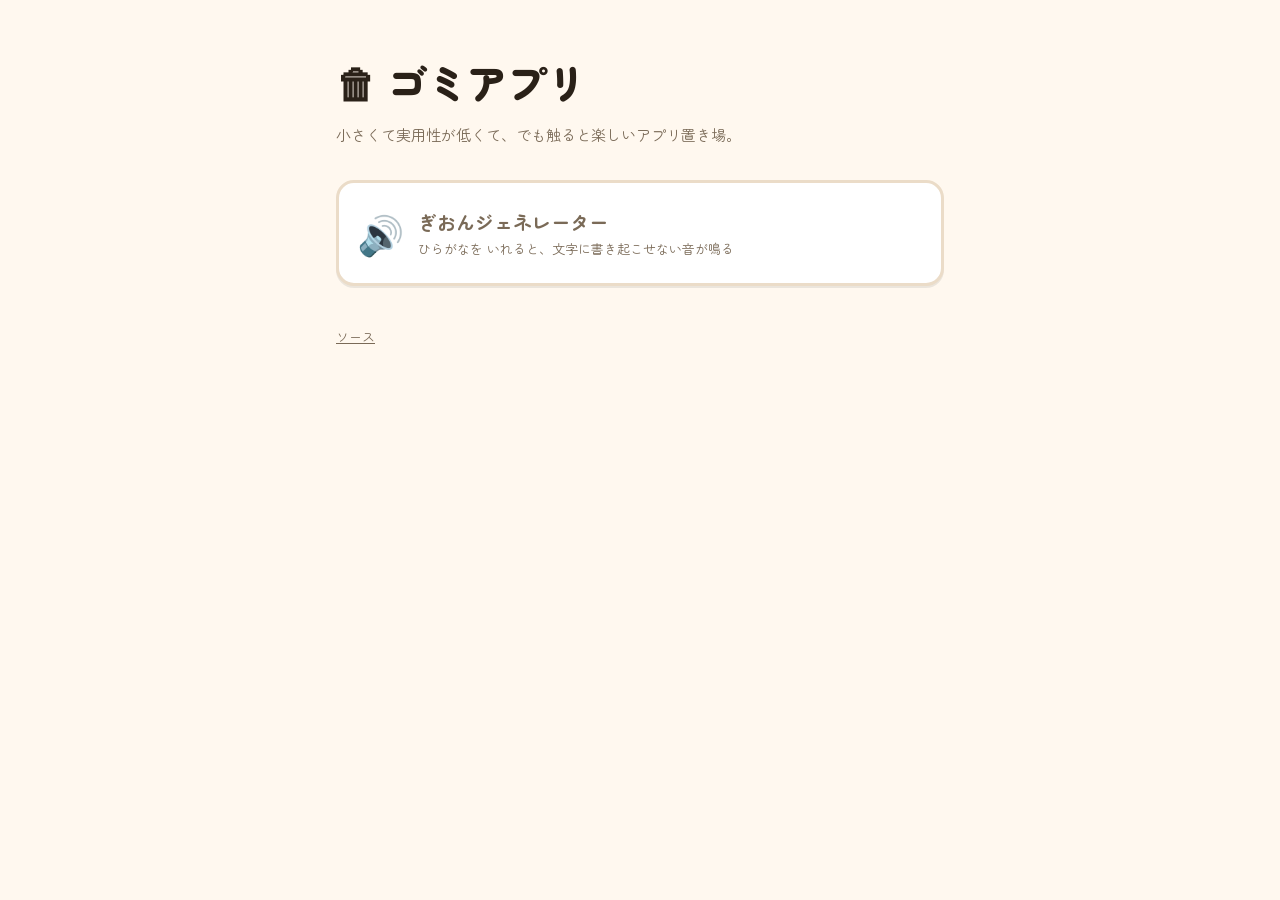
<file: index.html>
<!doctype html>
<html lang="ja">
<head>
<meta charset="utf-8">
<meta name="viewport" content="width=device-width, initial-scale=1, viewport-fit=cover">
<link rel="icon" href="data:image/svg+xml,%3Csvg xmlns=%22http://www.w3.org/2000/svg%22 viewBox=%220 0 100 100%22%3E%3Ctext y=%22.9em%22 font-size=%2290%22%3E🗑%3C/text%3E%3C/svg%3E">
<title>ゴミアプリ</title>
<meta name="description" content="小さくて実用性が低くて、でも触ると楽しいアプリ置き場。">
<link rel="stylesheet" href="https://fonts.googleapis.com/css2?family=Zen+Maru+Gothic:wght@400;700;900&display=swap">
<style>
:root{--bg:#FFF8EF;--surface:#fff;--ink:#2A2118;--muted:#7A6A57;--line:#EBDCC8;--accent:#E8542F}
@media (prefers-color-scheme:dark){:root:not([data-theme="light"]){
  --bg:#18120C;--surface:#241B12;--ink:#F6ECE0;--muted:#B39D84;--line:#3A2C1E;--accent:#FF7A55}}
:root[data-theme="dark"]{--bg:#18120C;--surface:#241B12;--ink:#F6ECE0;--muted:#B39D84;--line:#3A2C1E;--accent:#FF7A55}
*{box-sizing:border-box}
body{margin:0;background:var(--bg);color:var(--ink);
  font-family:"Zen Maru Gothic","Hiragino Maru Gothic ProN",-apple-system,sans-serif;line-height:1.7}
.wrap{max-width:640px;margin:0 auto;padding-inline:16px;padding-block:48px}
h1{font-size:clamp(28px,7vw,40px);margin:0 0 6px;font-weight:900}
.sub{color:var(--muted);margin:0 0 32px;font-size:15px}
a.card{display:flex;gap:14px;align-items:center;text-decoration:none;color:inherit;
  background:var(--surface);border:3px solid var(--line);border-radius:18px;padding:18px;
  box-shadow:0 2px 0 rgba(0,0,0,.08);margin-bottom:12px}
a.card:hover{border-color:var(--accent)}
a.card .e{font-size:38px}
a.card b{display:block;font-size:19px}
a.card span{font-size:13px;color:var(--muted)}
footer{margin-top:40px;font-size:13px;color:var(--muted)}
footer a{color:var(--muted)}
</style>
</head>
<body>
<div class="wrap">
  <h1>🗑 ゴミアプリ</h1>
  <p class="sub">小さくて実用性が低くて、でも触ると楽しいアプリ置き場。</p>

  <a class="card" href="apps/giongen/">
    <span class="e">🔊</span>
    <span><b>ぎおんジェネレーター</b>
    <span>ひらがなを いれると、文字に書き起こせない音が鳴る</span></span>
  </a>

  <footer>
    <a href="https://github.com/sannkonn-cmyk/gomi_app">ソース</a>
  </footer>
</div>
</body>
</html>
</file>
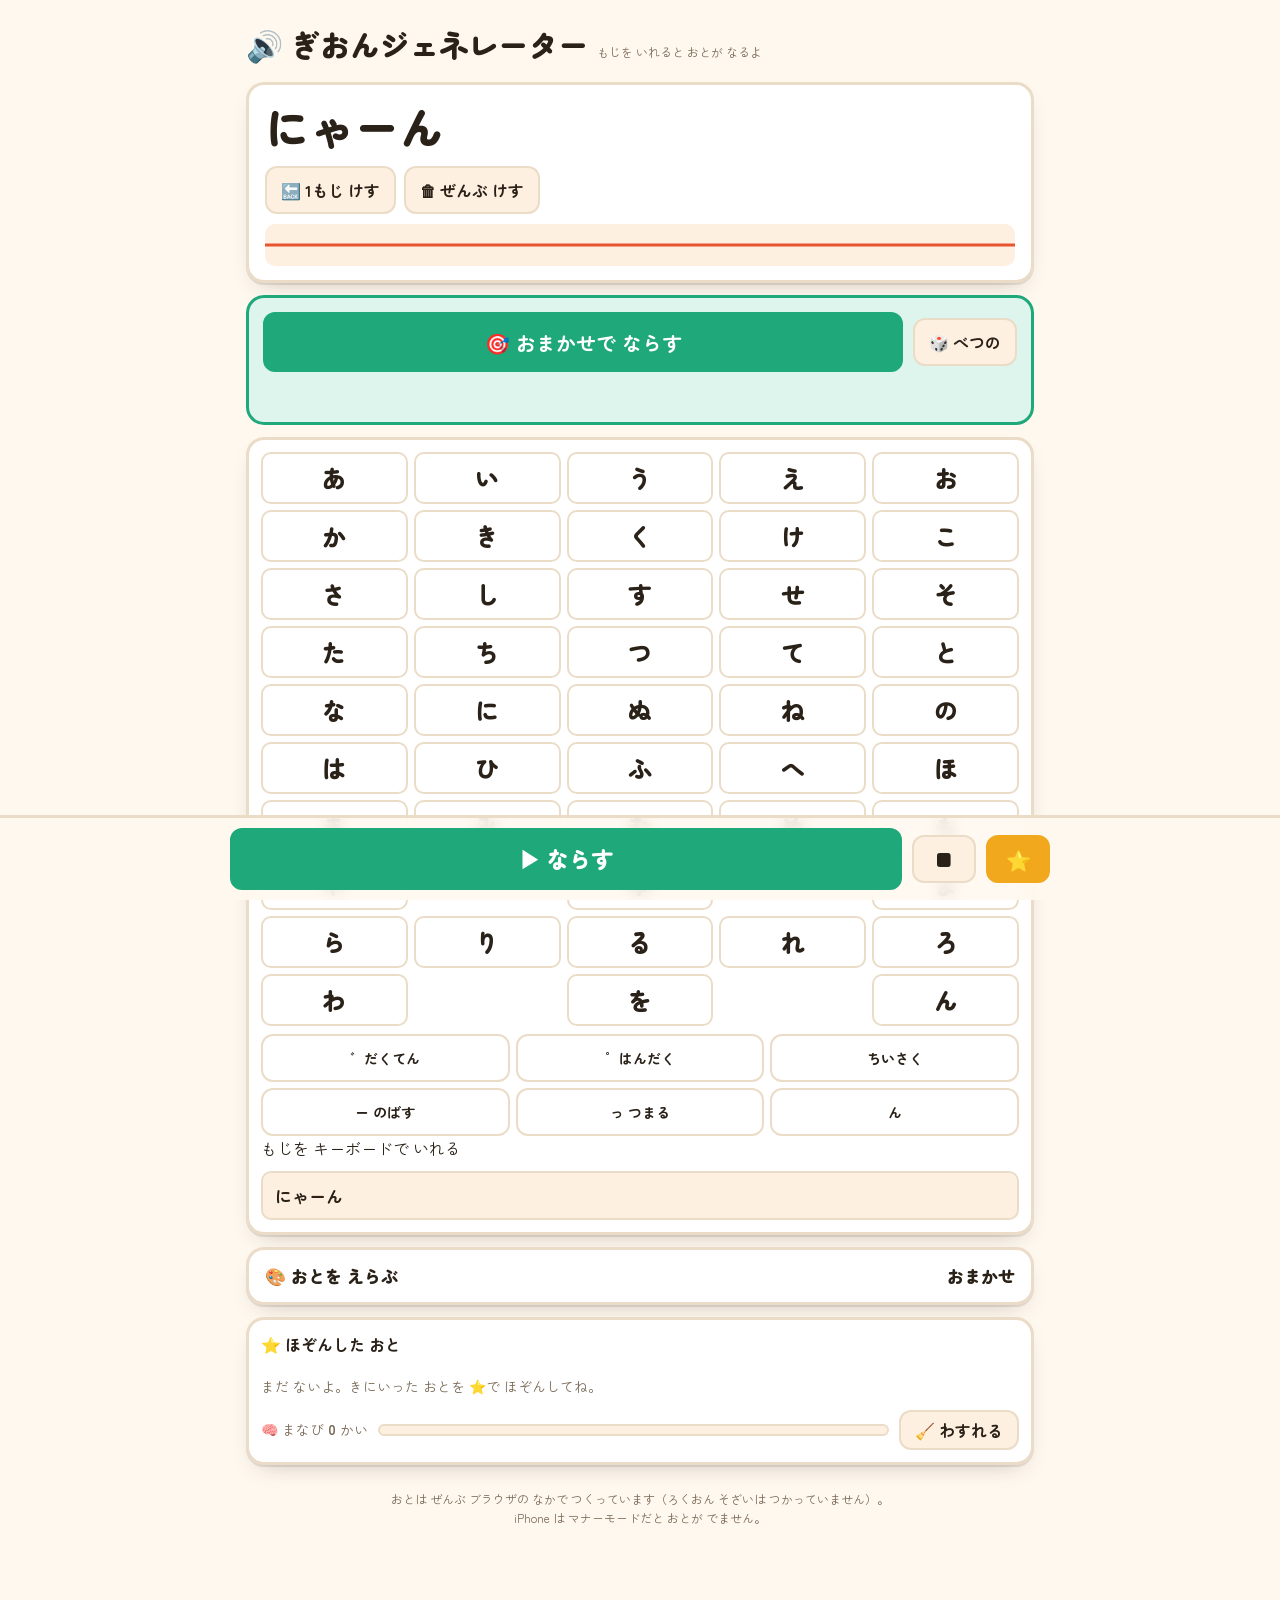
<file: apps/giongen/index.html>
<!doctype html>
<html lang="ja">
<head>
<meta charset="utf-8">
<meta name="viewport" content="width=device-width, initial-scale=1, viewport-fit=cover">
<link rel="icon" href="data:image/svg+xml,%3Csvg xmlns=%22http://www.w3.org/2000/svg%22 viewBox=%220 0 100 100%22%3E%3Ctext y=%22.9em%22 font-size=%2290%22%3E🔊%3C/text%3E%3C/svg%3E">
<title>ぎおんジェネレーター</title>
<meta name="description" content="ひらがなを いれると、もじに かけない おとが なる。">
<link rel="preconnect" href="https://fonts.googleapis.com">
<link rel="preconnect" href="https://fonts.gstatic.com" crossorigin>
<link rel="stylesheet" href="https://fonts.googleapis.com/css2?family=Zen+Maru+Gothic:wght@400;700;900&display=swap">
<link rel="stylesheet" href="style.css">
</head>
<body>
<div class="wrap">

  <header>
    <h1>🔊 ぎおんジェネレーター</h1>
    <span class="tag">もじを いれると おとが なるよ</span>
  </header>

  <!-- 入力表示 -->
  <section class="display">
    <div id="shown" aria-live="polite"></div>
    <div class="disp-row">
      <button type="button" id="backBtn" class="btn-ghost">🔙 1もじ けす</button>
      <button type="button" id="clearBtn" class="btn-ghost">🗑 ぜんぶ けす</button>
    </div>
    <canvas id="viz" width="800" height="42" aria-hidden="true"></canvas>
  </section>

  <!-- おまかせ -->
  <section class="auto">
    <div class="auto-row">
      <button type="button" id="autoBtn" class="btn-go">🎯 おまかせで ならす</button>
      <button type="button" id="rerollBtn" class="btn-ghost">🎲 べつの</button>
    </div>
    <div id="autoResult" aria-live="polite"></div>
  </section>

  <!-- 五十音キーボード -->
  <section class="kb">
    <div class="kb-grid" id="kbGrid"></div>
    <div class="kb-tools">
      <button type="button" id="dakuBtn"  aria-pressed="false">゛だくてん</button>
      <button type="button" id="handaBtn" aria-pressed="false">゜はんだく</button>
      <button type="button" id="smallBtn" aria-pressed="false">ちいさく</button>
      <button type="button" data-insert="ー">ー のばす</button>
      <button type="button" data-insert="っ">っ つまる</button>
      <button type="button" data-insert="ん">ん</button>
    </div>
    <label class="visually-hidden" for="txt">もじを キーボードで いれる</label>
    <input id="txt" type="text" inputmode="text" autocomplete="off" spellcheck="false"
           placeholder="キーボードで うっても いいよ">
  </section>

  <!-- スタイル選択 -->
  <details class="picker" id="picker">
    <summary><span>🎨 おとを えらぶ</span><span id="pickerNow">おまかせ</span></summary>
    <div class="picker-body">
      <div class="tabs" id="tabs" role="tablist"></div>
      <div class="styles" id="styles"></div>
      <div class="kb-tools" style="margin-top:10px">
        <button type="button" id="adultBtn" aria-pressed="false">🔞 おとなモード</button>
        <button type="button" id="randStyleBtn" class="btn-ghost">🎲 ランダム</button>
      </div>
    </div>
  </details>

  <!-- ほぞん -->
  <section class="saves">
    <strong>⭐ ほぞんした おと</strong>
    <div class="save-list" id="saveList"></div>
    <p class="empty" id="saveEmpty">まだ ないよ。きにいった おとを ⭐で ほぞんしてね。</p>
    <div class="learn">
      <span>🧠 まなび <b id="learnCount">0</b> かい</span>
      <span class="meter"><i id="learnBar"></i></span>
      <button type="button" id="forgetBtn" class="btn-ghost" style="min-height:40px">🧹 わすれる</button>
    </div>
  </section>

  <footer>
    おとは ぜんぶ ブラウザの なかで つくっています（ろくおん そざいは つかっていません）。<br>
    iPhone は マナーモードだと おとが でません。
  </footer>
</div>

<!-- 下部固定 -->
<div class="dock">
  <div class="dock-inner">
    <button type="button" id="playBtn" class="btn-go">▶ ならす</button>
    <button type="button" id="stopBtn" class="btn-ghost">■</button>
    <button type="button" id="saveBtn" class="btn-star">⭐</button>
  </div>
</div>

<dialog id="warnDlg">
  <h2>⚠️ ちゅうい</h2>
  <p id="warnText"></p>
  <div class="row">
    <button type="button" id="warnCancel" class="btn-ghost">やめる</button>
    <button type="button" id="warnOk" class="btn-go">わかった</button>
  </div>
</dialog>

<script type="module" src="js/app.js"></script>
</body>
</html>
</file>
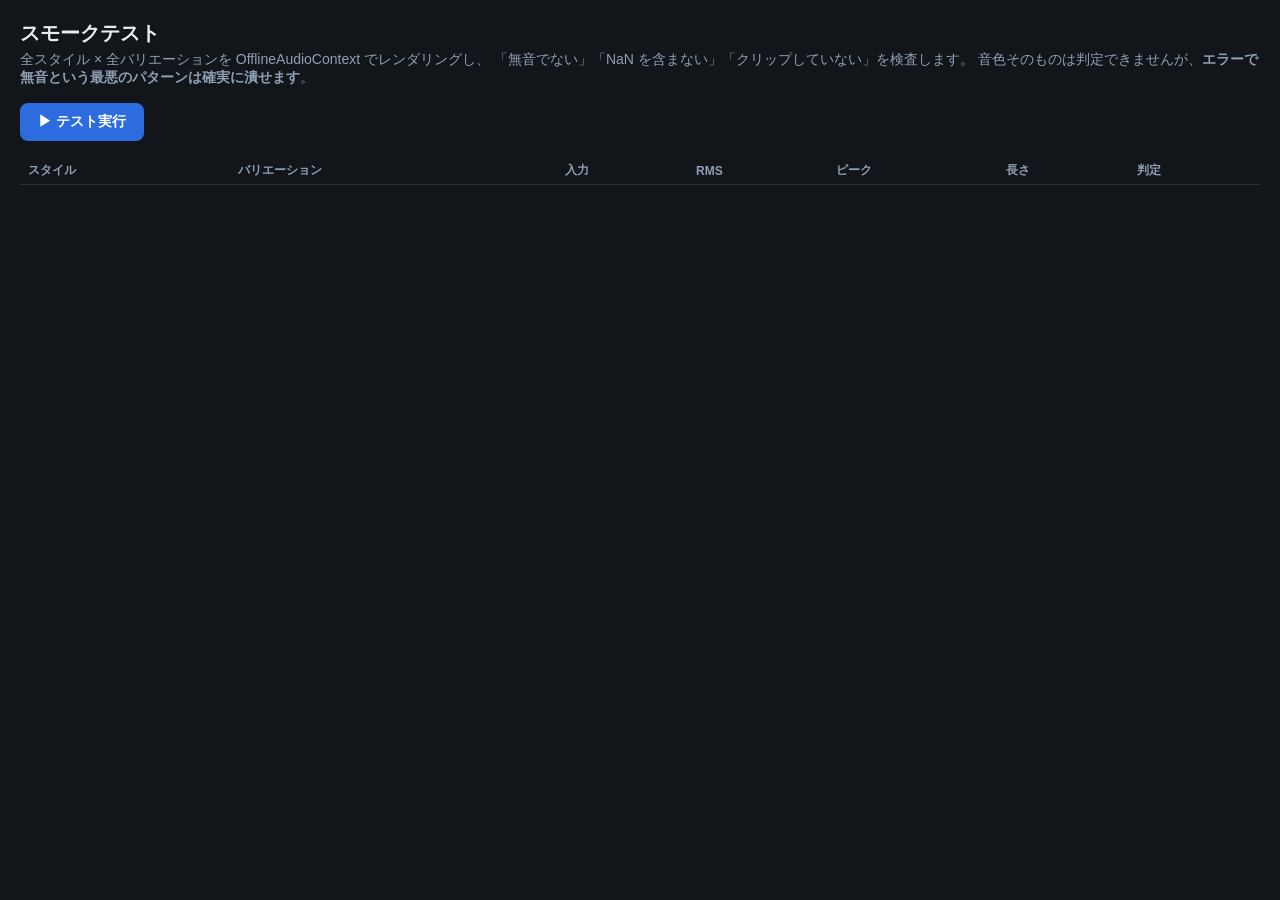
<file: apps/giongen/test.html>
<!doctype html>
<html lang="ja">
<head>
<meta charset="utf-8">
<meta name="viewport" content="width=device-width, initial-scale=1">
<link rel="icon" href="data:image/svg+xml,%3Csvg xmlns=%22http://www.w3.org/2000/svg%22 viewBox=%220 0 100 100%22%3E%3Ctext y=%22.9em%22 font-size=%2290%22%3E🧪%3C/text%3E%3C/svg%3E">
<title>スモークテスト — ぎおんジェネレーター</title>
<style>
body{font-family:-apple-system,"Hiragino Sans","Noto Sans JP",sans-serif;
     margin:0;padding:20px;background:#12151a;color:#e8eef5;font-size:14px}
h1{font-size:20px;margin:0 0 4px}
p.sub{color:#8fa0b5;margin:0 0 16px}
button{font:inherit;font-weight:700;background:#2d6cdf;color:#fff;border:0;
       border-radius:8px;padding:10px 18px;cursor:pointer}
table{border-collapse:collapse;width:100%;margin-top:16px;font-variant-numeric:tabular-nums}
th,td{padding:5px 8px;border-bottom:1px solid #253040;text-align:left;white-space:nowrap}
th{color:#8fa0b5;font-weight:600;font-size:12px;position:sticky;top:0;background:#12151a}
td.n{text-align:right}
.ok{color:#43d39e}.ng{color:#ff6b6b;font-weight:700}.warn{color:#ffc857}
#summary{margin-top:14px;font-size:16px;font-weight:700}
</style>
</head>
<body>
<h1>スモークテスト</h1>
<p class="sub">全スタイル × 全バリエーションを OfflineAudioContext でレンダリングし、
「無音でない」「NaN を含まない」「クリップしていない」を検査します。
音色そのものは判定できませんが、<b>エラーで無音という最悪のパターンは確実に潰せます</b>。</p>
<button id="run" type="button">▶ テスト実行</button>
<div id="summary"></div>
<table id="tbl"><thead><tr>
<th>スタイル</th><th>バリエーション</th><th>入力</th>
<th class="n">RMS</th><th class="n">ピーク</th><th class="n">長さ</th><th>判定</th>
</tr></thead><tbody></tbody></table>

<script type="module">
import { toMoras } from './js/kana.js';
import { traitsFromMoras } from './js/traits.js';
import { STYLES } from './js/styles/index.js';
import { mulberry32 } from './js/rng.js';

const INPUTS = ['にゃーん', 'どどどん', 'がこっ', 'しゅわしゅわ', 'あ'];
// 意図的に無音区間を持つ・意図的にクリップするスタイルは基準を変える
const SILENT_OK = new Set(['freeze']);
const CLIP_OK = new Set(['bakuon']);

async function render(variant, trs, seed, seconds) {
  const OAC = window.OfflineAudioContext || window.webkitOfflineAudioContext;
  const oc = new OAC(1, Math.ceil(44100 * seconds), 44100);
  const out = oc.createGain(); out.gain.value = 0.9;
  const comp = oc.createDynamicsCompressor();
  out.connect(comp); comp.connect(oc.destination);
  let end = 0;
  try { end = variant.run(oc, out, trs, mulberry32(seed), 0.02) || 0; }
  catch (e) { return { error: e.message }; }
  const buf = await oc.startRendering();
  const d = buf.getChannelData(0);
  let sum = 0, peak = 0, nan = 0;
  for (let i = 0; i < d.length; i++) {
    const v = d[i];
    if (!Number.isFinite(v)) { nan++; continue; }
    sum += v * v;
    const a = Math.abs(v); if (a > peak) peak = a;
  }
  return { rms: Math.sqrt(sum / d.length), peak, nan, scheduledEnd: end };
}

document.getElementById('run').onclick = async () => {
  const tb = document.querySelector('#tbl tbody');
  tb.innerHTML = '';
  let pass = 0, fail = 0, warn = 0;
  for (const s of STYLES) {
    for (const v of s.variants) {
      const text = INPUTS[(s.id.length + v.id.length) % INPUTS.length];
      const trs = traitsFromMoras(toMoras(text));
      const r = await render(v, trs, 12345, 8);
      const tr = document.createElement('tr');
      let verdict, cls;
      if (r.error) { verdict = '例外: ' + r.error; cls = 'ng'; fail++; }
      else if (r.nan > 0) { verdict = `NaN ${r.nan}個`; cls = 'ng'; fail++; }
      else if (r.rms < 0.0008 && !SILENT_OK.has(s.id)) { verdict = 'ほぼ無音'; cls = 'ng'; fail++; }
      else if (r.peak > 1.0 && !CLIP_OK.has(s.id)) { verdict = 'クリップ'; cls = 'warn'; warn++; }
      else { verdict = 'OK'; cls = 'ok'; pass++; }
      tr.innerHTML = `<td>${s.emoji} ${s.label}</td><td>${v.label}</td><td>${text}</td>` +
        `<td class="n">${r.rms == null ? '-' : r.rms.toFixed(4)}</td>` +
        `<td class="n">${r.peak == null ? '-' : r.peak.toFixed(3)}</td>` +
        `<td class="n">${r.scheduledEnd ? r.scheduledEnd.toFixed(2) + 's' : '-'}</td>` +
        `<td class="${cls}">${verdict}</td>`;
      tb.appendChild(tr);
    }
  }
  document.getElementById('summary').innerHTML =
    `<span class="ok">OK ${pass}</span> / <span class="warn">警告 ${warn}</span> / <span class="ng">NG ${fail}</span>`;
};
</script>
</body>
</html>
</file>
<file: apps/giongen/style.css>
/* ちびっこが独力で操作できることを最優先。
   文字が読めなくても絵文字で選べる／タップ領域は最小48px／高コントラスト。 */
:root{
  --bg:#FFF8EF; --surface:#FFFFFF; --surface2:#FDF0E0;
  --ink:#2A2118; --muted:#7A6A57; --line:#EBDCC8;
  --accent:#E8542F; --accent-ink:#FFFFFF; --accent-soft:#FFE3D8;
  --go:#1FA97A; --go-soft:#DDF5EC;
  --star:#F2A81D; --star-soft:#FFF1D4;
  --warn:#C0392B; --warn-soft:#FBE4E1;
  --radius:18px;
  --shadow:0 2px 0 rgba(42,33,24,.10), 0 10px 24px -14px rgba(42,33,24,.35);
}
@media (prefers-color-scheme:dark){ :root:not([data-theme="light"]){
  --bg:#18120C; --surface:#241B12; --surface2:#2E2318;
  --ink:#F6ECE0; --muted:#B39D84; --line:#3A2C1E;
  --accent:#FF7A55; --accent-ink:#241B12; --accent-soft:#3A2118;
  --go:#3FD3A0; --go-soft:#123026;
  --star:#FFC552; --star-soft:#33260F;
  --warn:#FF7A6B; --warn-soft:#3A1C18;
  --shadow:0 2px 0 rgba(0,0,0,.35), 0 12px 28px -16px rgba(0,0,0,.8);
}}
:root[data-theme="dark"]{
  --bg:#18120C; --surface:#241B12; --surface2:#2E2318;
  --ink:#F6ECE0; --muted:#B39D84; --line:#3A2C1E;
  --accent:#FF7A55; --accent-ink:#241B12; --accent-soft:#3A2118;
  --go:#3FD3A0; --go-soft:#123026;
  --star:#FFC552; --star-soft:#33260F;
  --warn:#FF7A6B; --warn-soft:#3A1C18;
  --shadow:0 2px 0 rgba(0,0,0,.35), 0 12px 28px -16px rgba(0,0,0,.8);
}
*{box-sizing:border-box}
html,body{height:100%}
body{
  margin:0; background:var(--bg); color:var(--ink);
  font-family:"Zen Maru Gothic","Hiragino Maru Gothic ProN",-apple-system,"Noto Sans JP",sans-serif;
  font-size:16px; line-height:1.6;
  -webkit-text-size-adjust:100%;
}
.wrap{max-width:820px; margin:0 auto; padding-inline:16px; padding-block:20px 160px}

header{display:flex; align-items:baseline; gap:10px; flex-wrap:wrap; margin-bottom:14px}
h1{font-size:clamp(22px,5.5vw,30px); font-weight:800; margin:0; letter-spacing:-.01em}
.tag{font-size:12px; color:var(--muted)}

/* ---- 入力表示 ---- */
.display{
  background:var(--surface); border:3px solid var(--line); border-radius:var(--radius);
  padding:14px 16px; box-shadow:var(--shadow); margin-bottom:12px;
}
#shown{
  font-size:clamp(28px,8vw,44px); font-weight:800; line-height:1.25;
  min-height:1.3em; word-break:break-all; letter-spacing:.02em;
}
#shown:empty::before{content:"ここに もじが でるよ"; color:var(--muted); font-size:20px; font-weight:400}
.disp-row{display:flex; gap:8px; margin-top:10px; flex-wrap:wrap}
.disp-row button{flex:0 0 auto}

/* ---- ボタン共通 ---- */
button{
  font-family:inherit; font-weight:700; cursor:pointer;
  border:2px solid var(--line); background:var(--surface); color:var(--ink);
  border-radius:12px; min-height:48px; padding:0 14px; font-size:16px;
  transition:transform .06s;
}
button:active{transform:translateY(2px)}
button:focus-visible{outline:3px solid var(--accent); outline-offset:2px}
.btn-go{background:var(--go); border-color:var(--go); color:#fff}
.btn-star{background:var(--star); border-color:var(--star); color:#3A2A08}
.btn-ghost{background:var(--surface2)}

/* ---- 五十音キーボード ---- */
.kb{background:var(--surface); border:3px solid var(--line); border-radius:var(--radius);
    padding:12px; box-shadow:var(--shadow); margin-bottom:12px}
.kb-grid{display:grid; grid-template-columns:repeat(5,1fr); gap:6px}
.kb-grid button{min-height:52px; font-size:24px; font-weight:800; padding:0; border-radius:10px}
.kb-grid button.blank{visibility:hidden}
.kb-tools{display:flex; gap:6px; margin-top:8px; flex-wrap:wrap}
.kb-tools button{flex:1 1 30%; min-width:92px; font-size:14px; white-space:nowrap}
.kb-tools button[aria-pressed="true"]{background:var(--accent); border-color:var(--accent); color:var(--accent-ink)}
#txt{
  width:100%; margin-top:10px; font-family:inherit; font-size:17px; font-weight:600;
  padding:10px 12px; border:2px solid var(--line); border-radius:10px;
  background:var(--surface2); color:var(--ink);
}
#txt:focus{outline:none; border-color:var(--accent)}

/* ---- おまかせ ---- */
.auto{
  background:var(--go-soft); border:3px solid var(--go); border-radius:var(--radius);
  padding:14px; margin-bottom:12px;
}
.auto-row{display:flex; gap:10px; align-items:center; flex-wrap:wrap}
#autoBtn{flex:1 1 220px; min-height:60px; font-size:20px}
#autoResult{margin-top:10px; font-size:16px; font-weight:700; min-height:1.6em}
#autoResult .why{font-weight:400; color:var(--muted); font-size:14px}

/* ---- スタイル選択 ---- */
details.picker{margin-bottom:12px}
details.picker>summary{
  list-style:none; cursor:pointer; background:var(--surface); border:3px solid var(--line);
  border-radius:var(--radius); padding:12px 16px; font-weight:800; font-size:17px;
  box-shadow:var(--shadow); display:flex; justify-content:space-between; align-items:center;
}
details.picker>summary::-webkit-details-marker{display:none}
details.picker[open]>summary{border-bottom-left-radius:0; border-bottom-right-radius:0}
.picker-body{background:var(--surface); border:3px solid var(--line); border-top:0;
  border-radius:0 0 var(--radius) var(--radius); padding:12px}
.tabs{display:flex; gap:6px; overflow-x:auto; padding-bottom:6px; margin-bottom:10px}
.tabs button{flex:0 0 auto; font-size:15px; min-height:44px; padding:0 12px}
.tabs button[aria-selected="true"]{background:var(--accent); border-color:var(--accent); color:var(--accent-ink)}
.styles{display:grid; grid-template-columns:repeat(auto-fill,minmax(96px,1fr)); gap:8px}
.styles button{
  display:flex; flex-direction:column; align-items:center; justify-content:center; gap:2px;
  min-height:86px; padding:6px 4px; font-size:12px; line-height:1.25; text-align:center;
}
.styles button .e{font-size:30px; line-height:1.1}
.styles button[aria-pressed="true"]{border-color:var(--accent); background:var(--accent-soft)}
.styles button.locked{border-color:var(--warn); background:var(--warn-soft)}

/* ---- ほぞん ---- */
.saves{background:var(--surface); border:3px solid var(--line); border-radius:var(--radius);
  padding:12px; box-shadow:var(--shadow)}
.save-list{display:grid; grid-template-columns:repeat(auto-fill,minmax(150px,1fr)); gap:8px; margin-top:10px}
.save-card{display:flex; align-items:center; gap:6px; border:2px solid var(--line);
  border-radius:12px; padding:8px; background:var(--surface2)}
.save-card .play{flex:1; min-height:44px; text-align:left; border:0; background:none;
  font-size:16px; font-weight:800; padding:0 4px; overflow:hidden; text-overflow:ellipsis; white-space:nowrap}
.save-card .sub{display:block; font-size:11px; font-weight:400; color:var(--muted)}
.save-card .del{min-height:40px; min-width:40px; padding:0; border-radius:10px; font-size:14px}
.empty{color:var(--muted); font-size:14px; margin:8px 0 0}

/* ---- 学習メーター ---- */
.learn{display:flex; align-items:center; gap:10px; flex-wrap:wrap; margin-top:12px;
  font-size:14px; color:var(--muted)}
.meter{flex:1 1 120px; height:12px; background:var(--surface2); border-radius:99px; overflow:hidden;
  border:2px solid var(--line)}
.meter i{display:block; height:100%; background:var(--star); width:0}

/* ---- 下部固定のならすボタン ---- */
.dock{
  position:fixed; left:0; right:0; bottom:0; z-index:10;
  background:color-mix(in srgb, var(--bg) 86%, transparent);
  backdrop-filter:blur(8px); border-top:3px solid var(--line);
  padding:10px 16px; padding-bottom:calc(10px + env(safe-area-inset-bottom,0px));
}
.dock-inner{max-width:820px; margin:0 auto; display:flex; gap:10px; align-items:center}
#playBtn{flex:1; min-height:62px; font-size:22px; font-weight:800}
#stopBtn{min-width:64px}
#saveBtn{min-width:64px; font-size:20px}

/* ---- 再生中のビジュアル ---- */
#viz{width:100%; height:42px; display:block; margin-top:10px; border-radius:10px; background:var(--surface2)}

/* ---- 警告 ---- */
dialog{border:3px solid var(--warn); border-radius:var(--radius); background:var(--surface);
  color:var(--ink); max-width:360px; padding:18px; box-shadow:var(--shadow)}
dialog::backdrop{background:rgba(0,0,0,.45)}
dialog h2{margin:0 0 8px; font-size:19px; color:var(--warn)}
dialog p{font-size:14px; margin:0 0 14px}
dialog .row{display:flex; gap:8px}
dialog .row button{flex:1}

footer{margin-top:24px; font-size:12px; color:var(--muted); text-align:center}
footer a{color:var(--muted)}
@media (prefers-reduced-motion:reduce){*{transition:none!important; animation:none!important}}
</file>
